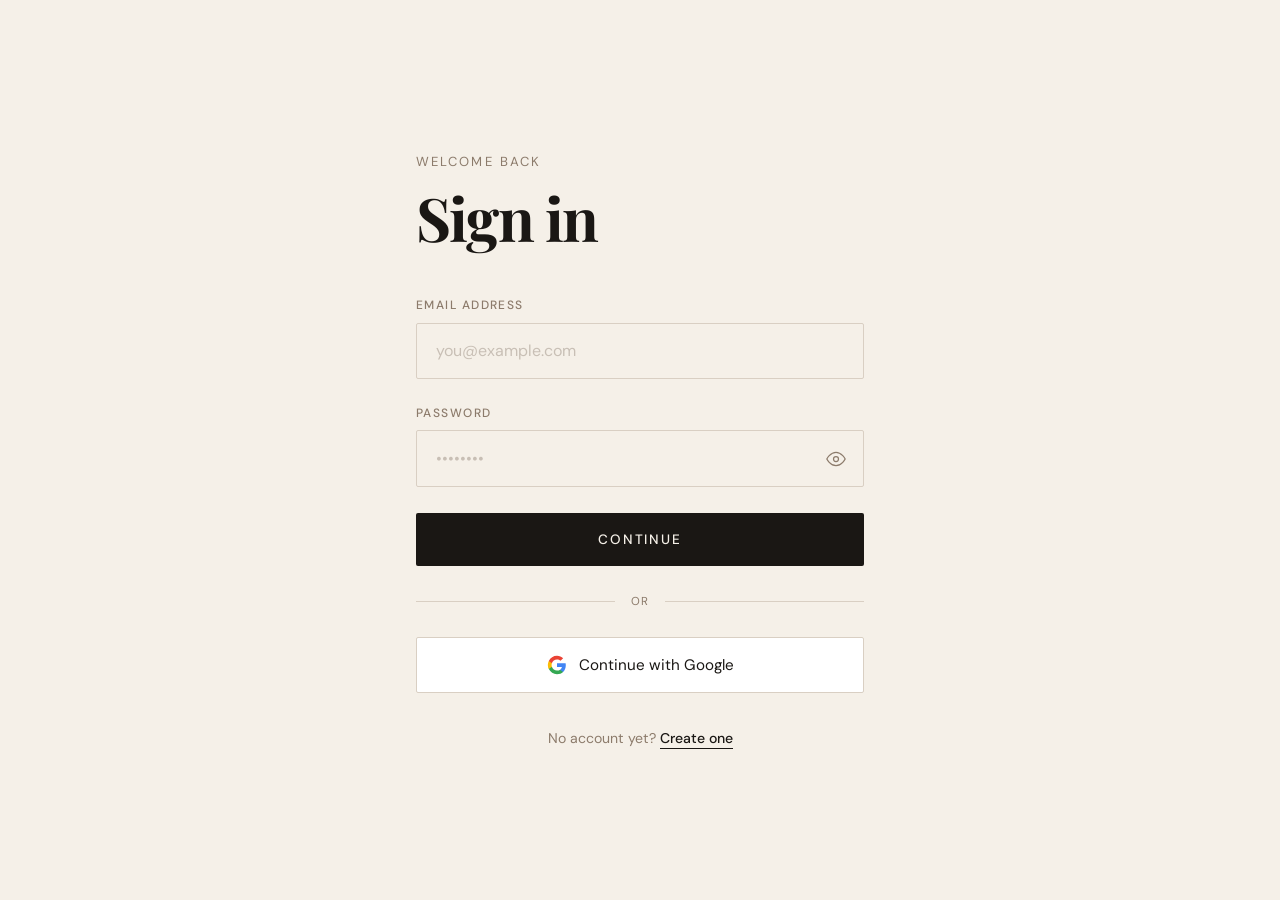
<file: index.html>
<!DOCTYPE html>
<html lang="en">

<head>
    <meta charset="UTF-8" />
    <meta name="viewport" content="width=device-width, initial-scale=1.0" />
    <title>Quiz Application</title>
    <link rel="stylesheet" href="style.css">
    <style>
        .user-info {
            display: flex;
            align-items: center;
            gap: 1rem;
            font-size: 0.9rem;
            color: #555;
        }

        .user-greeting {
            font-weight: 600;
            color: var(--primary);
        }

        .logout-btn {
            background: transparent;
            border: 2px solid var(--primary);
            color: var(--primary);
            padding: 0.35rem 1rem;
            border-radius: 20px;
            font-size: 0.82rem;
            font-weight: 600;
            cursor: pointer;
            transition: all 0.2s ease;
            letter-spacing: 0.03em;
        }

        .logout-btn:hover {
            background: var(--primary);
            color: white;
        }

        .header-top {
            display: flex;
            justify-content: space-between;
            align-items: center;
            width: 100%;
            max-width: 900px;
        }
    </style>
</head>

<body>
    <div class="header">
        <div class="header-top">
            <h1>QuizzyVerse</h1>
            <div class="user-info">
                <span class="user-greeting" id="user-greeting"></span>
                <button class="logout-btn" onclick="handleLogout()">Logout</button>
            </div>
        </div>
    </div>

    <div class="starter fade-in">
        <div class="form-row">
            <div class="form-col">
                <div class="type">
                    <p class="section-title">Select Topic</p>
                    <div class="radio-group">
                        <div class="radio-option">
                            <input type="radio" value="Linux" name="a" id="linux" />
                            <label for="linux">Linux</label>
                        </div>
                        <div class="radio-option">
                            <input type="radio" value="DevOps" name="a" id="devops" />
                            <label for="devops">DevOps</label>
                        </div>
                        <div class="radio-option">
                            <input type="radio" value="Code" name="a" id="code" />
                            <label for="code">Programming</label>
                        </div>
                        <div class="radio-option">
                            <input type="radio" value="Docker" name="a" id="docker" />
                            <label for="docker">Docker</label>
                        </div>
                        <div class="radio-option">
                            <input type="radio" value="React" name="a" id="react" />
                            <label for="react">React</label>
                        </div>
                        <div class="radio-option">
                            <input type="radio" value="Next.js" name="a" id="nextjs" />
                            <label for="nextjs">Next.js</label>
                        </div>
                        <div class="radio-option">
                            <input type="radio" value="Django" name="a" id="django" />
                            <label for="django">Django</label>
                        </div>
                    </div>
                </div>
            </div>

            <div class="form-col">
                <div class="number">
                    <p class="section-title">Number of Questions</p>
                    <div class="radio-group">
                        <div class="radio-option">
                            <input type="radio" value="5" name="numbers" id="five" />
                            <label for="five">5</label>
                        </div>
                        <div class="radio-option">
                            <input type="radio" value="10" name="numbers" id="ten" />
                            <label for="ten">10</label>
                        </div>
                        <div class="radio-option">
                            <input type="radio" value="15" name="numbers" id="fifteen" />
                            <label for="fifteen">15</label>
                        </div>
                        <div class="radio-option">
                            <input type="radio" value="20" name="numbers" id="twenty" />
                            <label for="twenty">20</label>
                        </div>
                    </div>
                </div>
            </div>

            <div class="form-col">
                <div class="difficulty">
                    <p class="section-title">Difficulty Level</p>
                    <div class="radio-group">
                        <div class="radio-option">
                            <input type="radio" value="Easy" name="c" id="easy" />
                            <label for="easy">Easy</label>
                        </div>
                        <div class="radio-option">
                            <input type="radio" value="Medium" name="c" id="medium" />
                            <label for="medium">Medium</label>
                        </div>
                        <div class="radio-option">
                            <input type="radio" value="Hard" name="c" id="hard" />
                            <label for="hard">Hard</label>
                        </div>
                    </div>
                </div>
            </div>

            <div class="form-col">
                <div class="time-limit">
                    <p class="section-title">Time Limit Per Question</p>
                    <div class="radio-group">
                        <div class="radio-option">
                            <input type="radio" value="0" name="time" id="no-limit" checked />
                            <label for="no-limit">No Limit</label>
                        </div>
                        <div class="radio-option">
                            <input type="radio" value="15" name="time" id="fifteen-sec" />
                            <label for="fifteen-sec">15 Sec</label>
                        </div>
                        <div class="radio-option">
                            <input type="radio" value="30" name="time" id="thirty-sec" />
                            <label for="thirty-sec">30 Sec</label>
                        </div>
                        <div class="radio-option">
                            <input type="radio" value="60" name="time" id="one-min" />
                            <label for="one-min">1 Min</label>
                        </div>
                        <div class="radio-option">
                            <input type="radio" value="120" name="time" id="two-min" />
                            <label for="two-min">2 Min</label>
                        </div>
                    </div>
                </div>
            </div>
        </div>

        <div class="action-row">
            <button class="startingButton" disabled>Start Quiz</button>
            <div class="highest-score-container">
                <p class="highest-score-title">Your Highest Score</p>
                <div class="highest-score-value" id="high-score-display">0</div>
                <button class="clear-highest-score" id="clear-high-score-btn">Reset Highest Score</button>
            </div>
        </div>
    </div>

    <div class="app">
        <h1>Quiz Challenge</h1>

        <div class="progress-container">
            <div class="progress-bar" id="progress"></div>
        </div>

        <div class="timer-container">
            <div class="timer" id="timer">Time: 30s</div>
        </div>

        <p class="ques">Loading your questions...</p>
        <div class="options"></div>

        <div class="buttons-container">
            <button class="next">Next Question</button>
            <button class="play">Play Again</button>
        </div>
    </div>

    <script>
        // Auth guard — redirect to login if not logged in
        if (localStorage.getItem('qv_loggedIn') !== 'true') {
            window.location.href = 'login.html';
        }

        // React to logouts/changes from other tabs
        window.addEventListener('storage', function(e) {
            if (e.key === 'qv_loggedIn' && e.newValue !== 'true') {
                window.location.href = 'login.html';
            }
            if (e.key === 'qv_user' && e.newValue) {
                try {
                    const newUserData = JSON.parse(e.newValue);
                    if (newUserData.name) {
                        document.getElementById('user-greeting').textContent = 'Hi, ' + newUserData.name.split(' ')[0] + '!';
                    }
                } catch(err) {}
            }
        });

        // Show user greeting
        const userData = JSON.parse(localStorage.getItem('qv_user') || '{}');
        const greeting = document.getElementById('user-greeting');
        if (userData.name) {
            greeting.textContent = 'Hi, ' + userData.name.split(' ')[0] + '!';
        }

        function handleLogout() {
            localStorage.removeItem('qv_loggedIn');
            localStorage.removeItem('qv_user');
            window.location.href = 'login.html';
        }
    </script>
    <script src="script.js"></script>
</body>

</html>
</file>
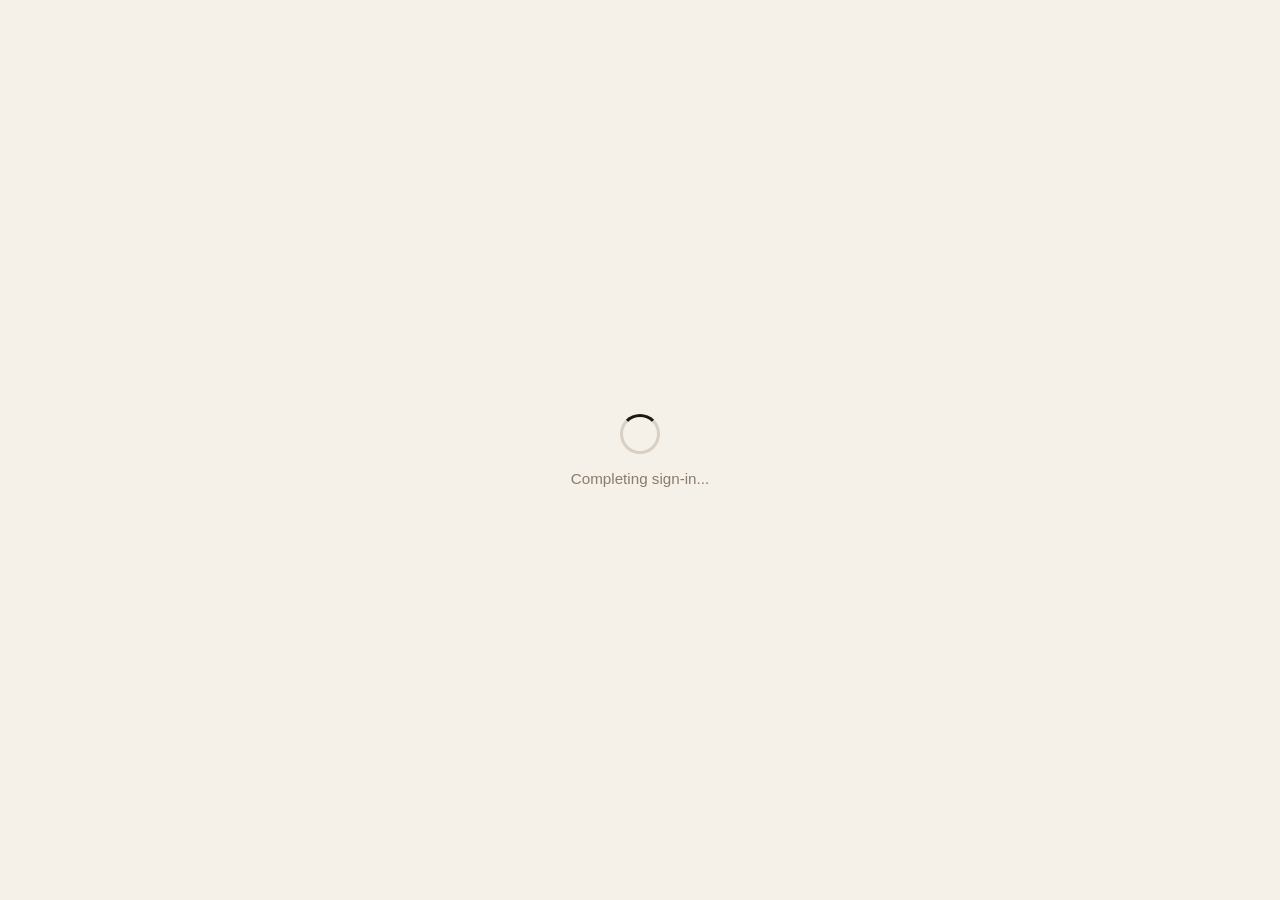
<file: google-callback.html>
<!DOCTYPE html>
<html lang="en">

<head>
  <meta charset="UTF-8" />
  <title>Signing in...</title>
  <style>
    *,
    *::before,
    *::after {
      box-sizing: border-box;
      margin: 0;
      padding: 0;
    }

    body {
      min-height: 100vh;
      display: flex;
      flex-direction: column;
      align-items: center;
      justify-content: center;
      gap: 1rem;
      font-family: 'DM Sans', sans-serif;
      background: #F5F0E8;
    }

    .spinner {
      width: 40px;
      height: 40px;
      border: 3px solid #D9CFC3;
      border-top-color: #1A1714;
      border-radius: 50%;
      animation: spin 0.8s linear infinite;
    }

    p {
      font-size: 0.95rem;
      color: #8C7B6B;
    }

    @keyframes spin {
      to {
        transform: rotate(360deg);
      }
    }
  </style>
</head>

<body>
  <div class="spinner"></div>
  <p>Completing sign-in...</p>
  <script>
    // Google redirects here with access_token in the URL hash
    const params = new URLSearchParams(window.location.hash.substring(1));
    const accessToken = params.get('access_token');

    if (accessToken) {
      fetch('https://www.googleapis.com/oauth2/v3/userinfo', {
        headers: { Authorization: 'Bearer ' + accessToken }
      })
        .then(r => r.json())
        .then(data => {
          if (window.opener) {
            window.opener.postMessage({
              type: 'GOOGLE_AUTH_SUCCESS',
              name: data.name,
              email: data.email
            }, window.location.origin);
          }
          window.close();
        })
        .catch(() => {
          document.querySelector('p').textContent = 'Something went wrong. Please close and try again.';
        });
    } else {
      window.close();
    }
  </script>
</body>

</html>
</file>
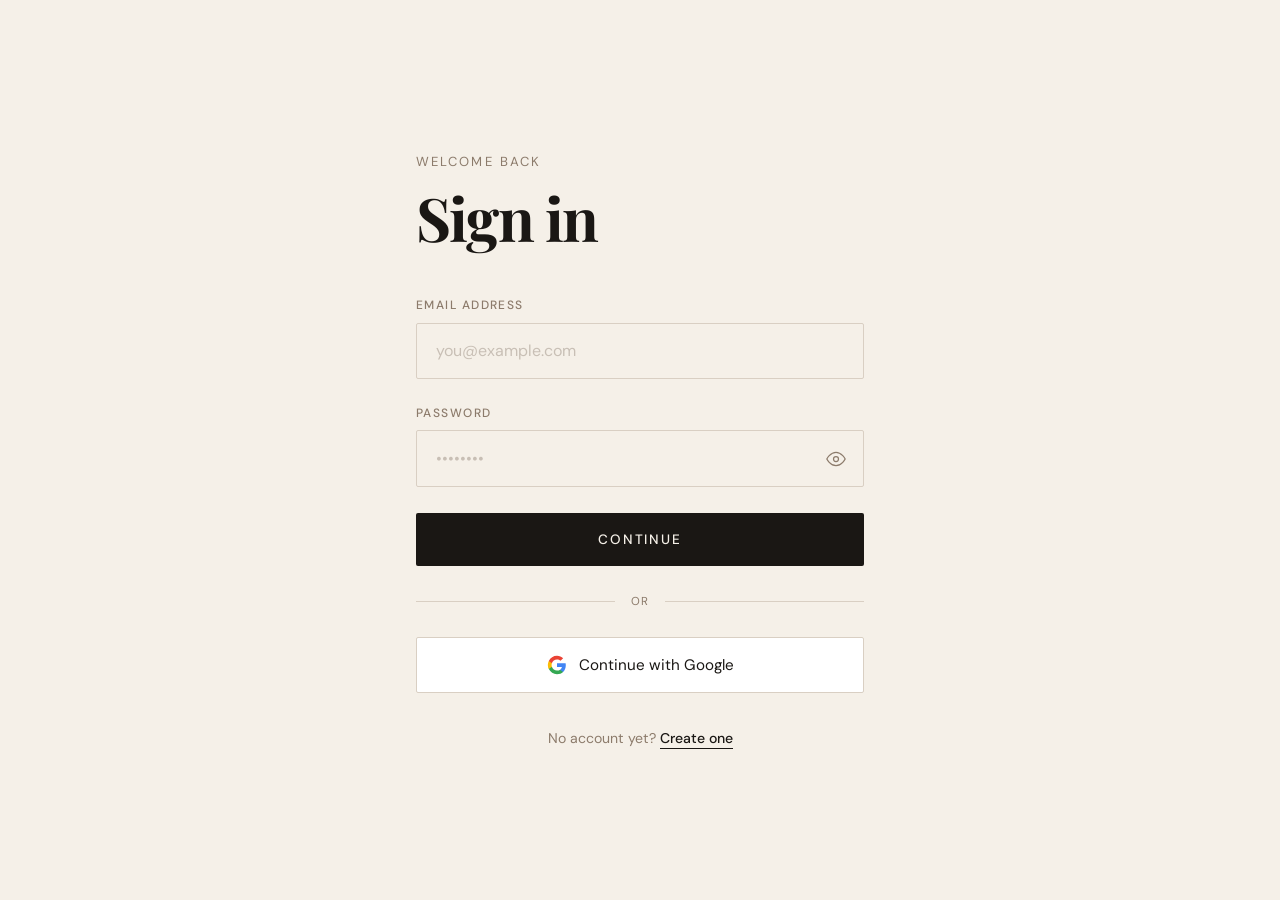
<file: login.html>
<!DOCTYPE html>
<html lang="en">

<head>
  <meta charset="UTF-8" />
  <meta name="viewport" content="width=device-width, initial-scale=1.0" />
  <title>Login — QuizzyVerse</title>
  <link
    href="https://fonts.googleapis.com/css2?family=Playfair+Display:ital,wght@0,400;0,700;1,400&family=DM+Sans:wght@300;400;500&display=swap"
    rel="stylesheet" />
  <style>
    *,
    *::before,
    *::after {
      box-sizing: border-box;
      margin: 0;
      padding: 0;
    }

    :root {
      --cream: #F5F0E8;
      --ink: #1A1714;
      --warm-mid: #8C7B6B;
      --accent: #C4542A;
      --border: #D9CFC3;
      --error: #c0392b;
      --success: #27ae60;
    }

    body {
      min-height: 100vh;
      display: flex;
      align-items: center;
      justify-content: center;
      font-family: 'DM Sans', sans-serif;
      background: var(--cream);
    }

    .form-wrap {
      width: 560px;
      padding: 4rem 3.5rem;
      animation: fadeUp 0.9s ease 0.1s both;
    }

    .form-eyebrow {
      font-size: 0.82rem;
      letter-spacing: 0.16em;
      text-transform: uppercase;
      color: var(--warm-mid);
      margin-bottom: 1rem;
    }

    .form-title {
      font-family: 'Playfair Display', serif;
      font-size: 3.75rem;
      color: var(--ink);
      line-height: 1.05;
      letter-spacing: -0.03em;
      margin-bottom: 3rem;
    }

    .field {
      margin-bottom: 1.6rem;
      position: relative;
    }

    label {
      display: block;
      font-size: 0.75rem;
      font-weight: 500;
      letter-spacing: 0.12em;
      text-transform: uppercase;
      color: var(--warm-mid);
      margin-bottom: 0.6rem;
    }

    input[type="email"],
    input[type="password"],
    input[type="text"] {
      width: 100%;
      padding: 1.05rem 1.2rem;
      border: 1px solid var(--border);
      background: transparent;
      font-family: 'DM Sans', sans-serif;
      font-size: 1rem;
      color: var(--ink);
      outline: none;
      transition: border-color 0.2s, box-shadow 0.2s;
      border-radius: 2px;
    }

    input::placeholder {
      color: #C8BFB5;
    }

    input:focus {
      border-color: var(--ink);
      box-shadow: 0 0 0 3px rgba(26, 23, 20, 0.06);
    }

    input.input-error {
      border-color: var(--error);
    }

    .pwd-wrap {
      position: relative;
    }

    .eye-btn {
      position: absolute;
      right: 1.1rem;
      top: 50%;
      transform: translateY(-50%);
      background: none;
      border: none;
      cursor: pointer;
      color: var(--warm-mid);
      display: flex;
      align-items: center;
      padding: 0;
      transition: color 0.2s;
    }

    .eye-btn:hover {
      color: var(--ink);
    }

    .btn-login {
      width: 100%;
      padding: 1.15rem;
      background: var(--ink);
      color: var(--cream);
      border: none;
      font-family: 'DM Sans', sans-serif;
      font-size: 0.85rem;
      font-weight: 500;
      letter-spacing: 0.14em;
      text-transform: uppercase;
      cursor: pointer;
      border-radius: 2px;
      position: relative;
      overflow: hidden;
    }

    .btn-login::after {
      content: '';
      position: absolute;
      inset: 0;
      background: var(--accent);
      transform: scaleX(0);
      transform-origin: left;
      transition: transform 0.35s ease;
      z-index: 0;
    }

    .btn-login:hover::after {
      transform: scaleX(1);
    }

    .btn-login span {
      position: relative;
      z-index: 1;
    }

    .alert {
      padding: 0.85rem 1rem;
      border-radius: 2px;
      font-size: 0.85rem;
      margin-bottom: 1.5rem;
      display: none;
      letter-spacing: 0.02em;
    }

    .alert-error {
      background: #fdf0ef;
      border: 1px solid #f5c6c2;
      color: var(--error);
      display: block;
    }

    .alert-success {
      background: #edfaf3;
      border: 1px solid #b7efd1;
      color: var(--success);
      display: block;
    }

    .divider {
      display: flex;
      align-items: center;
      gap: 1rem;
      margin: 1.75rem 0;
    }

    .divider::before,
    .divider::after {
      content: '';
      flex: 1;
      height: 1px;
      background: var(--border);
    }

    .divider span {
      font-size: 0.72rem;
      color: var(--warm-mid);
      letter-spacing: 0.1em;
      text-transform: uppercase;
    }

    .btn-google {
      width: 100%;
      padding: 1.05rem;
      border: 1px solid var(--border);
      background: white;
      display: flex;
      align-items: center;
      justify-content: center;
      gap: 0.75rem;
      font-family: 'DM Sans', sans-serif;
      font-size: 0.95rem;
      color: var(--ink);
      cursor: pointer;
      border-radius: 2px;
      transition: border-color 0.2s, box-shadow 0.2s;
    }

    .btn-google:hover {
      border-color: #4285F4;
      box-shadow: 0 0 0 3px rgba(66, 133, 244, 0.1);
    }

    .signup-line {
      margin-top: 2.25rem;
      text-align: center;
      font-size: 0.88rem;
      color: var(--warm-mid);
    }

    .signup-line a {
      color: var(--ink);
      font-weight: 500;
      text-decoration: none;
      border-bottom: 1px solid var(--ink);
      padding-bottom: 1px;
      transition: color 0.2s, border-color 0.2s;
    }

    .signup-line a:hover {
      color: var(--accent);
      border-color: var(--accent);
    }

    @keyframes fadeUp {
      from {
        opacity: 0;
        transform: translateY(20px);
      }

      to {
        opacity: 1;
        transform: translateY(0);
      }
    }

    @media (max-width: 620px) {
      .form-wrap {
        width: 100%;
        padding: 2.5rem 1.5rem;
      }

      .form-title {
        font-size: 2.75rem;
      }
    }
  </style>
</head>

<body>
  <div class="form-wrap">
    <p class="form-eyebrow">Welcome back</p>
    <h1 class="form-title">Sign in</h1>

    <div id="alert" class="alert"></div>

    <form id="login-form">

      <div class="field">
        <label for="email">Email address</label>
        <input type="email" id="email" placeholder="you@example.com" autocomplete="email" />
      </div>

      <div class="field">
        <label for="password">Password</label>
        <div class="pwd-wrap">
          <input type="password" id="password" placeholder="••••••••" autocomplete="current-password" />
          <button type="button" class="eye-btn" onclick="togglePwd(this)" aria-label="Toggle password">
            <svg width="20" height="20" viewBox="0 0 24 24" fill="none" stroke="currentColor" stroke-width="1.5">
              <path d="M1 12S5 4 12 4s11 8 11 8-4 8-11 8S1 12 1 12z" />
              <circle cx="12" cy="12" r="3" />
            </svg>
          </button>
        </div>
      </div>

      <button type="submit" class="btn-login"><span>Continue</span></button>
    </form>

    <div class="divider"><span>or</span></div>

    <button type="button" class="btn-google" onclick="handleGoogleLogin()">
      <svg width="20" height="20" viewBox="0 0 24 24">
        <path fill="#4285F4"
          d="M22.56 12.25c0-.78-.07-1.53-.2-2.25H12v4.26h5.92c-.26 1.37-1.04 2.53-2.21 3.31v2.77h3.57c2.08-1.92 3.28-4.74 3.28-8.09z" />
        <path fill="#34A853"
          d="M12 23c2.97 0 5.46-.98 7.28-2.66l-3.57-2.77c-.98.66-2.23 1.06-3.71 1.06-2.86 0-5.29-1.93-6.16-4.53H2.18v2.84C3.99 20.53 7.7 23 12 23z" />
        <path fill="#FBBC05"
          d="M5.84 14.09c-.22-.66-.35-1.36-.35-2.09s.13-1.43.35-2.09V7.07H2.18C1.43 8.55 1 10.22 1 12s.43 3.45 1.18 4.93l3.66-2.84z" />
        <path fill="#EA4335"
          d="M12 5.38c1.62 0 3.06.56 4.21 1.64l3.15-3.15C17.45 2.09 14.97 1 12 1 7.7 1 3.99 3.47 2.18 7.07l3.66 2.84c.87-2.6 3.3-4.53 6.16-4.53z" />
      </svg>
      Continue with Google
    </button>

    <p class="signup-line">No account yet? <a href="signup.html">Create one</a></p>
  </div>

  <script>
    const GOOGLE_CLIENT_ID = '378489832271-7i2ho8hbuo3heeri859cbc0tpkgu1gt3.apps.googleusercontent.com';

    if (localStorage.getItem('qv_loggedIn') === 'true') {
      window.location.href = 'index.html';
    }

    // React to logins from other tabs
    window.addEventListener('storage', function (e) {
      if (e.key === 'qv_loggedIn' && e.newValue === 'true') {
        window.location.href = 'index.html';
      }
    });

    // Listen for message back from the callback popup
    window.addEventListener('message', function (event) {
      if (event.origin !== window.location.origin) return;
      if (event.data && event.data.type === 'GOOGLE_AUTH_SUCCESS') {
        const { name, email } = event.data;
        const users = JSON.parse(localStorage.getItem('qv_users') || '[]');
        if (!users.find(u => u.email === email)) {
          users.push({ name, email, password: null, googleAuth: true });
          localStorage.setItem('qv_users', JSON.stringify(users));
        }
        localStorage.setItem('qv_loggedIn', 'true');
        localStorage.setItem('qv_user', JSON.stringify({ name, email }));
        showAlert('Google login successful! Redirecting...', 'success');
        setTimeout(() => window.location.href = 'index.html', 800);
      }
    });

    function handleGoogleLogin() {
      let currentPath = window.location.pathname;
      const basePath = currentPath.substring(0, currentPath.lastIndexOf('/') + 1);
      const redirectUri = encodeURIComponent(window.location.origin + basePath + 'google-callback.html');
      const scope = encodeURIComponent('openid email profile');
      const url = `https://accounts.google.com/o/oauth2/v2/auth`
        + `?client_id=${GOOGLE_CLIENT_ID}`
        + `&redirect_uri=${redirectUri}`
        + `&response_type=token`
        + `&scope=${scope}`
        + `&prompt=select_account`;

      const w = 500, h = 600;
      const left = (screen.width - w) / 2;
      const top = (screen.height - h) / 2;
      window.open(url, 'GoogleLogin', `width=${w},height=${h},left=${left},top=${top}`);
    }

    function togglePwd(btn) {
      const input = btn.closest('.pwd-wrap').querySelector('input');
      const isHidden = input.type === 'password';
      input.type = isHidden ? 'text' : 'password';
      btn.querySelector('svg').innerHTML = isHidden
        ? '<path d="M17.94 17.94A10.07 10.07 0 0 1 12 20c-7 0-11-8-11-8a18.45 18.45 0 0 1 5.06-5.94M9.9 4.24A9.12 9.12 0 0 1 12 4c7 0 11 8 11 8a18.5 18.5 0 0 1-2.16 3.19m-6.72-1.07a3 3 0 1 1-4.24-4.24"/><line x1="1" y1="1" x2="23" y2="23"/>'
        : '<path d="M1 12S5 4 12 4s11 8 11 8-4 8-11 8S1 12 1 12z"/><circle cx="12" cy="12" r="3"/>';
    }

    function showAlert(msg, type) {
      const el = document.getElementById('alert');
      el.textContent = msg;
      el.className = 'alert alert-' + type;
    }

    function handleLogin() {
      const email = document.getElementById('email').value.trim();
      const password = document.getElementById('password').value;
      document.getElementById('email').classList.remove('input-error');
      document.getElementById('password').classList.remove('input-error');
      if (!email || !password) {
        showAlert('Please fill in all fields.', 'error');
        if (!email) document.getElementById('email').classList.add('input-error');
        if (!password) document.getElementById('password').classList.add('input-error');
        return;
      }
      const users = JSON.parse(localStorage.getItem('qv_users') || '[]');
      const user = users.find(u => u.email === email && u.password === password);
      if (!user) {
        showAlert('Invalid email or password. Please try again.', 'error');
        document.getElementById('password').classList.add('input-error');
        return;
      }
      localStorage.setItem('qv_loggedIn', 'true');
      localStorage.setItem('qv_user', JSON.stringify({ name: user.name, email: user.email }));
      showAlert('Login successful! Redirecting...', 'success');
      setTimeout(() => window.location.href = 'index.html', 800);
    }

    document.getElementById('login-form').addEventListener('submit', function (e) {
      e.preventDefault();
      handleLogin();
    });
  </script>
</body>

</html>
</file>
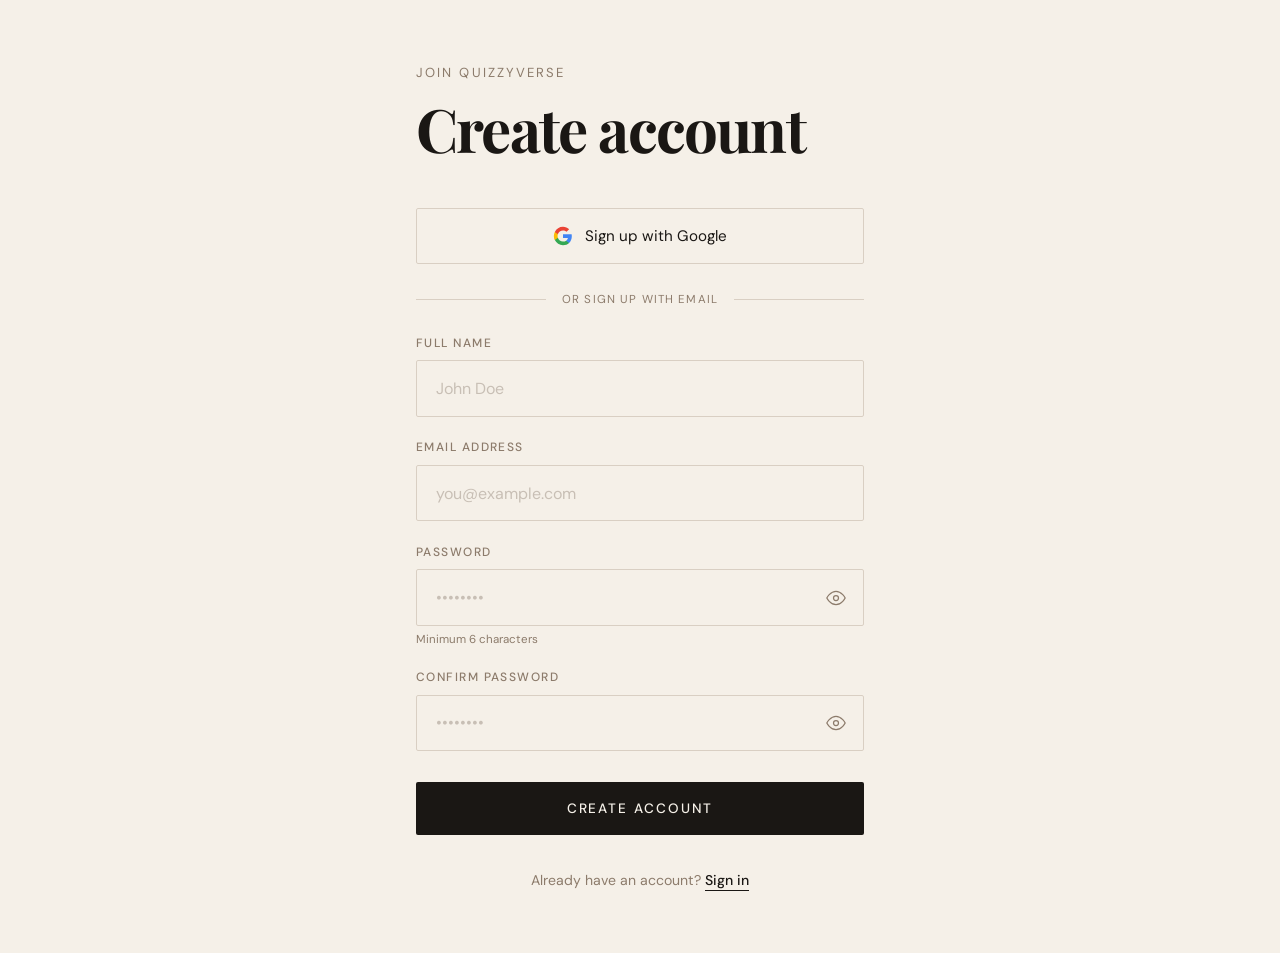
<file: signup.html>
<!DOCTYPE html>
<html lang="en">

<head>
  <meta charset="UTF-8" />
  <meta name="viewport" content="width=device-width, initial-scale=1.0" />
  <title>Sign Up — QuizzyVerse</title>
  <link
    href="https://fonts.googleapis.com/css2?family=Playfair+Display:ital,wght@0,400;0,700;1,400&family=DM+Sans:wght@300;400;500&display=swap"
    rel="stylesheet" />
  <style>
    *,
    *::before,
    *::after {
      box-sizing: border-box;
      margin: 0;
      padding: 0;
    }

    :root {
      --cream: #F5F0E8;
      --ink: #1A1714;
      --warm-mid: #8C7B6B;
      --accent: #C4542A;
      --border: #D9CFC3;
      --error: #c0392b;
      --success: #27ae60;
    }

    body {
      min-height: 100vh;
      display: flex;
      align-items: center;
      justify-content: center;
      font-family: 'DM Sans', sans-serif;
      background: var(--cream);
    }

    .form-wrap {
      width: 560px;
      padding: 4rem 3.5rem;
      animation: fadeUp 0.9s ease 0.1s both;
    }

    .form-eyebrow {
      font-size: 0.82rem;
      letter-spacing: 0.16em;
      text-transform: uppercase;
      color: var(--warm-mid);
      margin-bottom: 1rem;
    }

    .form-title {
      font-family: 'Playfair Display', serif;
      font-size: 3.75rem;
      color: var(--ink);
      line-height: 1.05;
      letter-spacing: -0.03em;
      margin-bottom: 3rem;
    }

    .field {
      margin-bottom: 1.4rem;
      position: relative;
    }

    label {
      display: block;
      font-size: 0.75rem;
      font-weight: 500;
      letter-spacing: 0.12em;
      text-transform: uppercase;
      color: var(--warm-mid);
      margin-bottom: 0.6rem;
    }

    input[type="email"],
    input[type="password"],
    input[type="text"] {
      width: 100%;
      padding: 1.05rem 1.2rem;
      border: 1px solid var(--border);
      background: transparent;
      font-family: 'DM Sans', sans-serif;
      font-size: 1rem;
      color: var(--ink);
      outline: none;
      transition: border-color 0.2s, box-shadow 0.2s;
      border-radius: 2px;
    }

    input::placeholder {
      color: #C8BFB5;
    }

    input:focus {
      border-color: var(--ink);
      box-shadow: 0 0 0 3px rgba(26, 23, 20, 0.06);
    }

    input.input-error {
      border-color: var(--error);
    }

    .pwd-wrap {
      position: relative;
    }

    .eye-btn {
      position: absolute;
      right: 1.1rem;
      top: 50%;
      transform: translateY(-50%);
      background: none;
      border: none;
      cursor: pointer;
      color: var(--warm-mid);
      display: flex;
      align-items: center;
      padding: 0;
      transition: color 0.2s;
    }

    .eye-btn:hover {
      color: var(--ink);
    }

    .hint {
      font-size: 0.72rem;
      color: var(--warm-mid);
      margin-top: 0.35rem;
    }

    .btn-signup {
      width: 100%;
      padding: 1.15rem;
      background: var(--ink);
      color: var(--cream);
      border: none;
      font-family: 'DM Sans', sans-serif;
      font-size: 0.85rem;
      font-weight: 500;
      letter-spacing: 0.14em;
      text-transform: uppercase;
      cursor: pointer;
      border-radius: 2px;
      position: relative;
      overflow: hidden;
      margin-top: 0.5rem;
    }

    .btn-signup::after {
      content: '';
      position: absolute;
      inset: 0;
      background: var(--accent);
      transform: scaleX(0);
      transform-origin: left;
      transition: transform 0.35s ease;
      z-index: 0;
    }

    .btn-signup:hover::after {
      transform: scaleX(1);
    }

    .btn-signup span {
      position: relative;
      z-index: 1;
    }

    .alert {
      padding: 0.85rem 1rem;
      border-radius: 2px;
      font-size: 0.85rem;
      margin-bottom: 1.5rem;
      display: none;
      letter-spacing: 0.02em;
    }

    .alert-error {
      background: #fdf0ef;
      border: 1px solid #f5c6c2;
      color: var(--error);
      display: block;
    }

    .alert-success {
      background: #edfaf3;
      border: 1px solid #b7efd1;
      color: var(--success);
      display: block;
    }

    .divider {
      display: flex;
      align-items: center;
      gap: 1rem;
      margin: 1.75rem 0;
    }

    .divider::before,
    .divider::after {
      content: '';
      flex: 1;
      height: 1px;
      background: var(--border);
    }

    .divider span {
      font-size: 0.72rem;
      color: var(--warm-mid);
      letter-spacing: 0.1em;
      text-transform: uppercase;
    }

    .btn-google {
      width: 100%;
      padding: 1.05rem;
      border: 1px solid var(--border);
      background: transparent;
      display: flex;
      align-items: center;
      justify-content: center;
      gap: 0.75rem;
      font-family: 'DM Sans', sans-serif;
      font-size: 0.95rem;
      color: var(--ink);
      cursor: pointer;
      border-radius: 2px;
      transition: border-color 0.2s, background 0.2s;
    }

    .btn-google:hover {
      border-color: var(--ink);
      background: rgba(26, 23, 20, 0.04);
    }

    .login-line {
      margin-top: 2.25rem;
      text-align: center;
      font-size: 0.88rem;
      color: var(--warm-mid);
    }

    .login-line a {
      color: var(--ink);
      font-weight: 500;
      text-decoration: none;
      border-bottom: 1px solid var(--ink);
      padding-bottom: 1px;
      transition: color 0.2s, border-color 0.2s;
    }

    .login-line a:hover {
      color: var(--accent);
      border-color: var(--accent);
    }

    @keyframes fadeUp {
      from {
        opacity: 0;
        transform: translateY(20px);
      }

      to {
        opacity: 1;
        transform: translateY(0);
      }
    }

    @media (max-width: 620px) {
      .form-wrap {
        width: 100%;
        padding: 2.5rem 1.5rem;
      }

      .form-title {
        font-size: 2.75rem;
      }
    }
  </style>
</head>

<body>
  <div class="form-wrap">
    <p class="form-eyebrow">Join QuizzyVerse</p>
    <h1 class="form-title">Create account</h1>

    <div id="alert" class="alert"></div>

    <button type="button" class="btn-google" onclick="triggerGoogleSignup()">
      <svg width="20" height="20" viewBox="0 0 24 24">
        <path fill="#4285F4"
          d="M22.56 12.25c0-.78-.07-1.53-.2-2.25H12v4.26h5.92c-.26 1.37-1.04 2.53-2.21 3.31v2.77h3.57c2.08-1.92 3.28-4.74 3.28-8.09z" />
        <path fill="#34A853"
          d="M12 23c2.97 0 5.46-.98 7.28-2.66l-3.57-2.77c-.98.66-2.23 1.06-3.71 1.06-2.86 0-5.29-1.93-6.16-4.53H2.18v2.84C3.99 20.53 7.7 23 12 23z" />
        <path fill="#FBBC05"
          d="M5.84 14.09c-.22-.66-.35-1.36-.35-2.09s.13-1.43.35-2.09V7.07H2.18C1.43 8.55 1 10.22 1 12s.43 3.45 1.18 4.93l3.66-2.84z" />
        <path fill="#EA4335"
          d="M12 5.38c1.62 0 3.06.56 4.21 1.64l3.15-3.15C17.45 2.09 14.97 1 12 1 7.7 1 3.99 3.47 2.18 7.07l3.66 2.84c.87-2.6 3.3-4.53 6.16-4.53z" />
      </svg>
      Sign up with Google
    </button>

    <div class="divider"><span>or sign up with email</span></div>

    <form id="signup-form">
    <div class="field">
      <label for="name">Full name</label>
      <input type="text" id="name" placeholder="John Doe" autocomplete="name" />
    </div>
    <div class="field">
      <label for="email">Email address</label>
      <input type="email" id="email" placeholder="you@example.com" autocomplete="email" />
    </div>
    <div class="field">
      <label for="password">Password</label>
      <div class="pwd-wrap">
        <input type="password" id="password" placeholder="••••••••" autocomplete="new-password" />
        <button type="button" class="eye-btn" onclick="togglePwd('password', this)" aria-label="Toggle password">
          <svg width="20" height="20" viewBox="0 0 24 24" fill="none" stroke="currentColor" stroke-width="1.5">
            <path d="M1 12S5 4 12 4s11 8 11 8-4 8-11 8S1 12 1 12z" />
            <circle cx="12" cy="12" r="3" />
          </svg>
        </button>
      </div>
      <p class="hint">Minimum 6 characters</p>
    </div>
    <div class="field">
      <label for="confirm">Confirm password</label>
      <div class="pwd-wrap">
        <input type="password" id="confirm" placeholder="••••••••" autocomplete="new-password" />
        <button type="button" class="eye-btn" onclick="togglePwd('confirm', this)" aria-label="Toggle confirm">
          <svg width="20" height="20" viewBox="0 0 24 24" fill="none" stroke="currentColor" stroke-width="1.5">
            <path d="M1 12S5 4 12 4s11 8 11 8-4 8-11 8S1 12 1 12z" />
            <circle cx="12" cy="12" r="3" />
          </svg>
        </button>
      </div>
    </div>

    <button type="submit" class="btn-signup"><span>Create Account</span></button>
    </form>
    <p class="login-line">Already have an account? <a href="login.html">Sign in</a></p>
  </div>



  <script>
    const GOOGLE_CLIENT_ID = '378489832271-7i2ho8hbuo3heeri859cbc0tpkgu1gt3.apps.googleusercontent.com';

    if (localStorage.getItem('qv_loggedIn') === 'true') {
      window.location.href = 'index.html';
    }

    // React to logins from other tabs
    window.addEventListener('storage', function(e) {
      if (e.key === 'qv_loggedIn' && e.newValue === 'true') {
        window.location.href = 'index.html';
      }
    });

    // Listen for message back from the callback popup
    window.addEventListener('message', function (event) {
      if (event.origin !== window.location.origin) return;
      if (event.data && event.data.type === 'GOOGLE_AUTH_SUCCESS') {
        const { name, email } = event.data;
        const users = JSON.parse(localStorage.getItem('qv_users') || '[]');
        if (!users.find(u => u.email === email)) {
          users.push({ name, email, password: null, googleAuth: true });
          localStorage.setItem('qv_users', JSON.stringify(users));
        }
        localStorage.setItem('qv_loggedIn', 'true');
        localStorage.setItem('qv_user', JSON.stringify({ name, email }));
        showAlert('Google sign-up successful! Redirecting...', 'success');
        setTimeout(() => window.location.href = 'index.html', 800);
      }
    });

    function triggerGoogleSignup() {
      let currentPath = window.location.pathname;
      const basePath = currentPath.substring(0, currentPath.lastIndexOf('/') + 1);
      const redirectUri = encodeURIComponent(window.location.origin + basePath + 'google-callback.html');
      const scope = encodeURIComponent('openid email profile');
      const url = `https://accounts.google.com/o/oauth2/v2/auth`
        + `?client_id=${GOOGLE_CLIENT_ID}`
        + `&redirect_uri=${redirectUri}`
        + `&response_type=token`
        + `&scope=${scope}`
        + `&prompt=select_account`;

      const w = 500, h = 600;
      const left = (screen.width - w) / 2;
      const top = (screen.height - h) / 2;
      window.open(url, 'GoogleSignup', `width=${w},height=${h},left=${left},top=${top}`);
    }

    function togglePwd(id, btn) {
      const input = document.getElementById(id);
      const isHidden = input.type === 'password';
      input.type = isHidden ? 'text' : 'password';
      btn.querySelector('svg').innerHTML = isHidden
        ? '<path d="M17.94 17.94A10.07 10.07 0 0 1 12 20c-7 0-11-8-11-8a18.45 18.45 0 0 1 5.06-5.94M9.9 4.24A9.12 9.12 0 0 1 12 4c7 0 11 8 11 8a18.5 18.5 0 0 1-2.16 3.19m-6.72-1.07a3 3 0 1 1-4.24-4.24"/><line x1="1" y1="1" x2="23" y2="23"/>'
        : '<path d="M1 12S5 4 12 4s11 8 11 8-4 8-11 8S1 12 1 12z"/><circle cx="12" cy="12" r="3"/>';
    }

    function showAlert(msg, type) {
      const el = document.getElementById('alert');
      el.textContent = msg;
      el.className = 'alert alert-' + type;
    }

    function handleSignup() {
      ['name', 'email', 'password', 'confirm'].forEach(id => document.getElementById(id).classList.remove('input-error'));
      const name = document.getElementById('name').value.trim();
      const email = document.getElementById('email').value.trim();
      const password = document.getElementById('password').value;
      const confirm = document.getElementById('confirm').value;

      if (!name) { showAlert('Please enter your full name.', 'error'); document.getElementById('name').classList.add('input-error'); return; }
      if (!email || !/^[^\s@]+@[^\s@]+\.[^\s@]+$/.test(email)) { showAlert('Please enter a valid email.', 'error'); document.getElementById('email').classList.add('input-error'); return; }
      if (password.length < 6) { showAlert('Password must be at least 6 characters.', 'error'); document.getElementById('password').classList.add('input-error'); return; }
      if (password !== confirm) { showAlert('Passwords do not match.', 'error'); document.getElementById('confirm').classList.add('input-error'); return; }

      const users = JSON.parse(localStorage.getItem('qv_users') || '[]');
      if (users.find(u => u.email === email)) { showAlert('An account with this email already exists.', 'error'); document.getElementById('email').classList.add('input-error'); return; }

      users.push({ name, email, password });
      localStorage.setItem('qv_users', JSON.stringify(users));
      showAlert('Account created! Redirecting to login...', 'success');
      setTimeout(() => window.location.href = 'login.html', 1000);
    }

    document.getElementById('signup-form').addEventListener('submit', function(e) {
      e.preventDefault();
      handleSignup();
    });
  </script>
</body>

</html>
</file>
<file: style.css>
:root {
        --primary: #4361ee;
        --primary-dark: #3a56d4;
        --secondary: #7209b7;
        --accent: #4cc9f0;
        --success: #4ade80;
        --error: #f87171;
        --warning: #fbbf24;
        --light: #f8f9fa;
        --dark: #1e293b;
        --gray-100: #f3f4f6;
        --gray-200: #e5e7eb;
        --gray-300: #d1d5db;
        --gray-800: #1f2937;
    }

    * {
        margin: 0;
        padding: 0;
        box-sizing: border-box;
        font-family: 'Segoe UI', Tahoma, Geneva, Verdana, sans-serif;
    }

    body {
        background: linear-gradient(135deg, var(--primary), var(--secondary));
        min-height: 100vh;
        margin: 0;
        padding: 0;
        color: var(--dark);
        line-height: 1.6;
    }

    .header {
        background: rgba(255, 255, 255, 0.9);
        backdrop-filter: blur(10px);
        padding: 1rem;
        position: fixed;
        top: 0;
        width: 100%;
        z-index: 100;
        box-shadow: 0 4px 30px rgba(0, 0, 0, 0.1);
        display: flex;
        flex-direction: column;
        align-items: center;
    }

    .header h1 {
        margin: 0;
        color: var(--primary);
        font-size: 1.8rem;
        font-weight: 700;
        text-transform: uppercase;
        letter-spacing: 1px;
    }

    .starter {
        max-width: 800px;
        margin: 140px auto 50px;
        padding: 2rem;
        background: rgba(255, 255, 255, 0.95);
        border-radius: 16px;
        box-shadow: 0 10px 30px rgba(0, 0, 0, 0.15);
        transition: all 0.3s ease;
        position: relative;
        overflow: hidden;
    }

    .starter::before {
        content: '';
        position: absolute;
        top: 0;
        left: 0;
        width: 100%;
        height: 7px;
        background: linear-gradient(90deg, var(--primary), var(--accent));
    }

    .section-title {
        margin-bottom: 0.5rem;
        font-size: 1.2rem;
        font-weight: 600;
        color: var(--primary);
        display: flex;
        align-items: center;
    }

    .section-title::before {
        margin-right: 0.5rem;
        font-size: 1.3rem;
    }

    .type .section-title::before {
        content: '📚';
    }

    .number .section-title::before {
        content: '🔢';
    }

    .difficulty .section-title::before {
        content: '🎯';
    }

    .time-limit .section-title::before {
        content: '⏱️';
    }

    .type,
    .number,
    .difficulty,
    .time-limit {
        margin-bottom: 1.5rem;
        padding: 1.2rem;
        background-color: var(--gray-100);
        border-radius: 12px;
        box-shadow: 0 2px 10px rgba(0, 0, 0, 0.05);
        transition: all 0.3s ease;
        height: 100%;
    }

    .type:hover,
    .number:hover,
    .difficulty:hover,
    .time-limit:hover {
        transform: translateY(-3px);
        box-shadow: 0 5px 15px rgba(0, 0, 0, 0.1);
    }

    /* ALL ITEMS IN ONE VERTICAL LINE */
    .form-row {
        display: flex;
        flex-direction: column;
        gap: 20px;
        margin-bottom: 20px;
    }

    .form-col {
        width: 100%;
    }

    /* ALL OPTIONS IN ONE VERTICAL LINE */
    .radio-group {
        display: flex;
        flex-direction: column;
        gap: 10px;
        margin-top: 10px;
    }

    .radio-option {
        position: relative;
        width: 100%;
    }

    .radio-option input[type="radio"] {
        position: absolute;
        opacity: 0;
        width: 0;
        height: 0;
    }

    .radio-option label {
        display: block;
        text-align: left;
        padding: 12px 14px;
        background: white;
        border: 2px solid var(--gray-300);
        border-radius: 8px;
        cursor: pointer;
        transition: all 0.3s ease;
        font-weight: 500;
    }

    .radio-option input[type="radio"]:checked+label {
        background: var(--primary);
        color: white;
        border-color: var(--primary);
        box-shadow: 0 3px 10px rgba(67, 97, 238, 0.3);
        transform: translateY(-2px);
    }

    .radio-option:hover label {
        border-color: var(--primary);
    }

    /* ACTION ROW VERTICAL */
    .action-row {
        display: flex;
        flex-direction: column;
        gap: 15px;
        margin-top: 1.5rem;
    }

    .startingButton {
        width: 100%;
        padding: 1rem;
        background: linear-gradient(135deg, var(--primary), var(--secondary));
        color: white;
        border: none;
        border-radius: 8px;
        font-size: 1.1rem;
        font-weight: 600;
        text-transform: uppercase;
        cursor: pointer;
        transition: all 0.3s ease;
        box-shadow: 0 4px 15px rgba(0, 0, 0, 0.15);
    }

    .startingButton:hover:not(:disabled) {
        transform: translateY(-3px);
        box-shadow: 0 6px 20px rgba(0, 0, 0, 0.2);
    }

    .startingButton:disabled {
        background: var(--gray-300);
        cursor: not-allowed;
        box-shadow: none;
    }

    .highest-score-container {
        width: 100%;
        background: linear-gradient(135deg, var(--light), var(--gray-100));
        border-radius: 12px;
        padding: 1rem;
        display: flex;
        flex-direction: column;
        justify-content: center;
        align-items: center;
        gap: 10px;
        box-shadow: 0 2px 10px rgba(0, 0, 0, 0.05);
        text-align: center;
    }

    .highest-score-title {
        font-size: 1.2rem;
        font-weight: 600;
        color: var(--primary);
        display: flex;
        align-items: center;
        justify-content: center;
    }

    .highest-score-title::before {
        content: '🏆';
        margin-right: 0.5rem;
    }

    .highest-score-value {
        font-size: 2rem;
        font-weight: 700;
        color: var(--secondary);
    }

    .clear-highest-score {
        background-color: #f87171;
        color: white;
        border: none;
        padding: 0.5rem 1rem;
        border-radius: 20px;
        cursor: pointer;
        font-size: 0.9rem;
        font-weight: 600;
        transition: all 0.3s ease;
    }

    .clear-highest-score:hover {
        background-color: #e05151;
        transform: translateY(-2px);
        box-shadow: 0 3px 8px rgba(0, 0, 0, 0.15);
    }

    .app {
        max-width: 700px;
        margin: 140px auto 50px;
        padding: 2rem;
        background: rgba(255, 255, 255, 0.95);
        border-radius: 16px;
        box-shadow: 0 10px 30px rgba(0, 0, 0, 0.15);
        display: none;
        position: relative;
        overflow: hidden;
    }

    .app::before {
        content: '';
        position: absolute;
        top: 0;
        left: 0;
        width: 100%;
        height: 7px;
        background: linear-gradient(90deg, var(--primary), var(--accent));
    }

    .app h1 {
        font-size: 2rem;
        color: var(--primary);
        margin-bottom: 1.5rem;
        padding-bottom: 1rem;
        border-bottom: 2px solid var(--gray-200);
        text-transform: uppercase;
        letter-spacing: 1px;
    }

    .ques {
        font-size: 1.3rem;
        font-weight: 600;
        margin-bottom: 1.5rem;
        padding: 1rem;
        background: var(--gray-100);
        border-radius: 8px;
        box-shadow: 0 2px 8px rgba(0, 0, 0, 0.05);
        line-height: 1.5;
    }

    .options {
        margin-bottom: 1.5rem;
        display: grid;
        grid-template-columns: 1fr;
        gap: 12px;
    }

    .btn {
        width: 100%;
        padding: 1rem 1.5rem;
        background: white;
        border: 2px solid var(--gray-300);
        border-radius: 8px;
        text-align: left;
        font-size: 1rem;
        font-weight: 500;
        cursor: pointer;
        transition: all 0.3s ease;
    }

    .btn:hover {
        border-color: var(--primary);
        box-shadow: 0 3px 10px rgba(0, 0, 0, 0.1);
    }

    .btn.correct {
        background-color: var(--success);
        color: white;
        border-color: var(--success);
    }

    .btn.incorrect {
        background-color: var(--error);
        color: white;
        border-color: var(--error);
    }

    .buttons-container {
        display: flex;
        justify-content: center;
        gap: 1rem;
        margin-top: 2rem;
    }

    .next,
    .play {
        padding: 0.8rem 1.5rem;
        background: var(--primary);
        color: white;
        border: none;
        border-radius: 8px;
        font-size: 1rem;
        font-weight: 600;
        cursor: pointer;
        transition: all 0.3s ease;
        display: none;
        min-width: 120px;
        text-align: center;
        box-shadow: 0 4px 10px rgba(0, 0, 0, 0.1);
    }

    .next:hover,
    .play:hover {
        background: var(--primary-dark);
        transform: translateY(-2px);
        box-shadow: 0 6px 15px rgba(0, 0, 0, 0.15);
    }

    .final-score {
        text-align: center;
        font-size: 1.8rem;
        margin: 2rem 0;
        padding: 1.5rem;
        background: linear-gradient(135deg, var(--gray-100), white);
        border-radius: 12px;
        box-shadow: 0 5px 15px rgba(0, 0, 0, 0.05);
        position: relative;
    }

    .score-highlight {
        font-size: 2.5rem;
        font-weight: 700;
        color: var(--primary);
        display: block;
        margin: 1rem 0;
    }

    .high-score-badge {
        position: absolute;
        top: -15px;
        right: -15px;
        background: var(--warning);
        color: var(--dark);
        font-size: 0.9rem;
        font-weight: 600;
        padding: 0.5rem 1rem;
        border-radius: 20px;
        box-shadow: 0 3px 10px rgba(0, 0, 0, 0.1);
        transform: rotate(15deg);
        display: none;
    }

    .progress-container {
        width: 100%;
        height: 10px;
        background-color: var(--gray-200);
        border-radius: 5px;
        margin-bottom: 1.5rem;
        overflow: hidden;
    }

    .progress-bar {
        height: 100%;
        background: linear-gradient(90deg, var(--accent), var(--primary));
        width: 0%;
        transition: width 0.5s ease;
        border-radius: 5px;
    }

    .timer-container {
        display: flex;
        justify-content: center;
        align-items: center;
        margin-bottom: 15px;
    }

    .timer {
        font-size: 1.5rem;
        font-weight: 700;
        padding: 0.5rem 1.5rem;
        background: var(--gray-100);
        border-radius: 20px;
        color: var(--dark);
        display: flex;
        align-items: center;
        box-shadow: 0 3px 10px rgba(0, 0, 0, 0.1);
        transition: all 0.3s ease;
    }

    .timer.warning {
        background-color: var(--warning);
        animation: pulse 1s infinite;
    }

    .timer.danger {
        background-color: var(--error);
        color: white;
        animation: pulse 0.5s infinite;
    }

    .timer::before {
        content: '⏱️';
        margin-right: 8px;
        font-size: 1.2rem;
    }

    @keyframes pulse {
        0% {
            transform: scale(1);
        }

        50% {
            transform: scale(1.05);
        }

        100% {
            transform: scale(1);
        }
    }

    @keyframes fadeIn {
        from {
            opacity: 0;
            transform: translateY(20px);
        }

        to {
            opacity: 1;
            transform: translateY(0);
        }
    }

    .fade-in {
        animation: fadeIn 0.5s ease-out forwards;
    }
</file>
